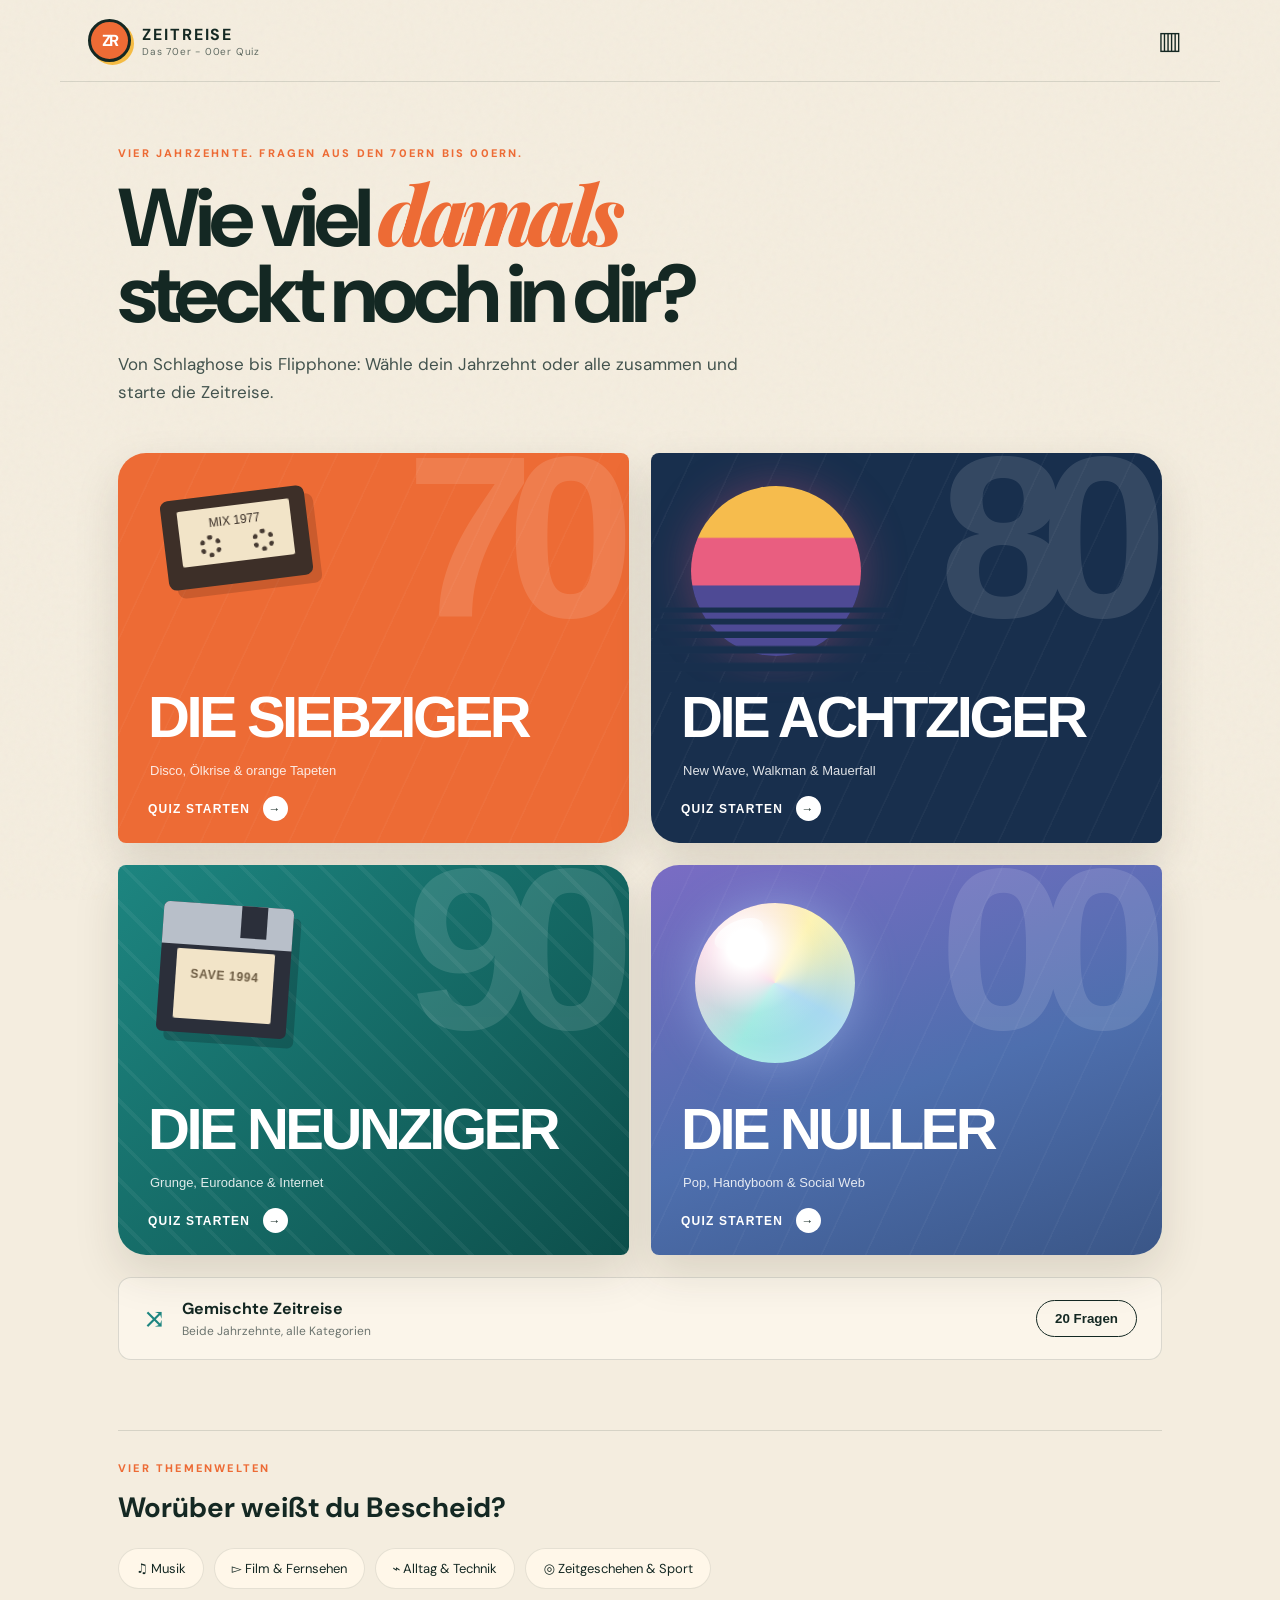
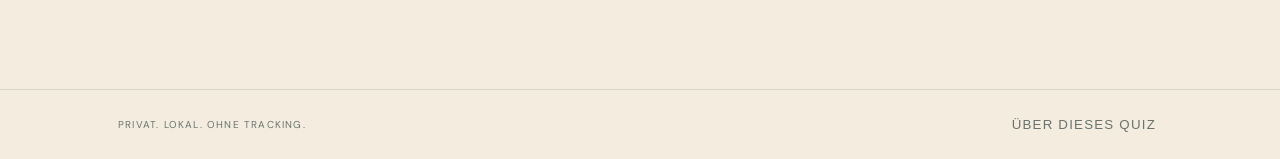
<file: app/index.html>
<!doctype html>
<html lang="de">
<head>
  <meta charset="utf-8">
  <meta name="viewport" content="width=device-width,initial-scale=1,viewport-fit=cover">
  <meta name="theme-color" content="#f4b942">
  <meta name="description" content="Zeitreise-Quiz durch die 70er bis 00er – ohne Anmeldung und ohne Tracking spielbar.">
  <title>Zeitreise – Das 70er bis 00er Quiz</title>
  <link rel="stylesheet" href="styles.css">
</head>
<body>
  <div id="updateBanner" role="status" hidden><span>Neue Version verfügbar</span><button id="updateNowBtn" type="button">Update installieren</button><button id="updateLaterBtn" type="button" aria-label="Später">×</button></div>
  <div class="grain" aria-hidden="true"></div>
  <header class="topbar">
    <a class="brand" href="#" aria-label="Zur Startseite">
      <span class="brand-mark">ZR</span>
      <span><strong>ZEITREISE</strong><small>Das 70er - 00er Quiz</small></span>
    </a>
    <button id="statsBtn" class="icon-btn" type="button" aria-label="Statistik öffnen">▥</button>
  </header>

  <main id="app" class="shell">
    <section id="homeView" class="view active">
      <div class="hero">
        <p class="eyebrow">Vier Jahrzehnte. Fragen aus den 70ern bis 00ern.</p>
        <h1>Wie viel <em>damals</em><br>steckt noch in dir?</h1>
        <p class="lead">Von Schlaghose bis Flipphone: Wähle dein Jahrzehnt oder alle zusammen und starte die Zeitreise.</p>
      </div>

      <div id="resumeBox" class="quick-play" hidden>
        <div><span class="shuffle-icon">↻</span><div><h2>Unbeendete Runde</h2><p id="resumeInfo"></p></div></div>
        <div style="display:flex;gap:10px;align-items:center"><button id="resumeBtn" class="pill-btn" type="button">Fortsetzen</button><button id="discardBtn" class="icon-btn" type="button" aria-label="Gespeicherte Runde verwerfen">×</button></div>
      </div>

      <div class="decade-grid" aria-label="Jahrzehnt auswählen">
        <button class="decade-card seventies" data-decade="70er" type="button">
          <span class="tape" aria-hidden="true"><i></i><i></i></span>
          <span class="decade-number">70</span>
          <span class="decade-title">DIE SIEBZIGER</span>
          <span class="decade-copy">Disco, Ölkrise & orange Tapeten</span>
          <span class="card-cta">Quiz starten <b>→</b></span>
        </button>
        <button class="decade-card eighties" data-decade="80er" type="button">
          <span class="pixel-sun" aria-hidden="true"></span>
          <span class="decade-number">80</span>
          <span class="decade-title">DIE ACHTZIGER</span>
          <span class="decade-copy">New Wave, Walkman & Mauerfall</span>
          <span class="card-cta">Quiz starten <b>→</b></span>
        </button>
        <button class="decade-card nineties" data-decade="90er" type="button">
          <span class="floppy" aria-hidden="true"><i class="shutter"></i></span>
          <span class="decade-number">90</span>
          <span class="decade-title">DIE NEUNZIGER</span>
          <span class="decade-copy">Grunge, Eurodance & Internet</span>
          <span class="card-cta">Quiz starten <b>→</b></span>
        </button>
        <button class="decade-card zeros" data-decade="00er" type="button">
          <span class="y2k-orb" aria-hidden="true"></span>
          <span class="decade-number">00</span>
          <span class="decade-title">DIE NULLER</span>
          <span class="decade-copy">Pop, Handyboom & Social Web</span>
          <span class="card-cta">Quiz starten <b>→</b></span>
        </button>
      </div>

      <section class="quick-play" aria-labelledby="quickTitle">
        <div><span class="shuffle-icon">⤨</span><div><h2 id="quickTitle">Gemischte Zeitreise</h2><p>Beide Jahrzehnte, alle Kategorien</p></div></div>
        <button id="mixedBtn" class="pill-btn" type="button">20 Fragen</button>
      </section>

      <section class="category-strip" aria-labelledby="catTitle">
        <div class="section-head"><div><p class="eyebrow">Vier Themenwelten</p><h2 id="catTitle">Worüber weißt du Bescheid?</h2></div></div>
        <div class="chips">
          <span data-category="Musik">♫ Musik</span>
          <span data-category="Film & Fernsehen">▻ Film & Fernsehen</span>
          <span data-category="Alltag & Technik">⌁ Alltag & Technik</span>
          <span data-category="Zeitgeschehen & Sport">◎ Zeitgeschehen & Sport</span>
        </div>
      </section>
    </section>

    <section id="setupView" class="view" aria-labelledby="setupTitle">
      <button class="back-link" data-action="home" type="button">← Zurück</button>
      <p class="eyebrow">Deine Runde</p>
      <h1 id="setupTitle">Zeitmaschine einstellen</h1>
      <div class="setup-panel">
        <fieldset><legend>Jahrzehnt</legend><div id="decadeOptions" class="segmented"></div></fieldset>
        <fieldset><legend>Kategorien</legend><div id="categoryOptions" class="check-grid"></div></fieldset>
        <fieldset><legend>Anzahl der Fragen</legend><div id="countOptions" class="segmented compact"></div></fieldset>
        <fieldset><legend>Schwierigkeit</legend><div id="difficultyOptions" class="segmented compact"></div></fieldset>
        <button id="startBtn" class="primary-btn" type="button">Zeitreise starten <span>→</span></button>
        <p id="availableNote" class="available-note"></p>
      </div>
    </section>

    <section id="quizView" class="view" aria-live="polite">
      <div class="quiz-top">
        <button id="quitBtn" class="icon-btn dark" type="button" aria-label="Quiz beenden">×</button>
        <div class="progress-wrap"><div class="progress-meta"><span id="progressText"></span><span id="scoreText"></span></div><div class="progress-track"><i id="progressBar"></i></div></div>
      </div>
      <article class="question-card">
        <div class="question-meta"><span id="categoryBadge"></span><span id="difficultyBadge"></span></div>
        <h2 id="questionText"></h2>
        <div id="answers" class="answers"></div>
        <div id="feedback" class="feedback" hidden>
          <div><strong id="feedbackTitle"></strong><p id="explanation"></p><a id="sourceLink" target="_blank" rel="noopener noreferrer">Faktenquelle ↗</a></div>
          <button id="nextBtn" class="primary-btn small" type="button">Weiter <span>→</span></button>
        </div>
      </article>
    </section>

    <section id="resultView" class="view" aria-labelledby="resultTitle">
      <div class="result-hero">
        <div id="resultDial" class="result-dial"><span id="resultPercent"></span><small>richtig</small></div>
        <p class="eyebrow">Runde beendet</p>
        <h1 id="resultTitle"></h1>
        <p id="resultCopy" class="lead"></p>
      </div>
      <div id="resultStats" class="result-stats"></div>
      <div class="result-actions"><button id="againBtn" class="primary-btn" type="button">Noch einmal <span>↻</span></button><button class="secondary-btn" data-action="home" type="button">Startseite</button></div>
      <section class="review"><h2>Fragen ansehen</h2><div id="reviewList"></div></section>
    </section>
  </main>

  <dialog id="statsDialog">
    <button class="dialog-close" type="button" aria-label="Schließen">×</button>
    <p class="eyebrow">Lokale Statistik</p><h2>Deine Zeitreisen</h2>
    <div id="lifetimeStats"></div>
    <button id="resetStats" class="danger-link" type="button">Statistik zurücksetzen</button>
  </dialog>

  <footer><span>Privat. Lokal. Ohne Tracking.</span><button id="aboutBtn" type="button">Über dieses Quiz</button></footer>
  <script src="questions.js"></script>
  <script src="app.js"></script>
  <script src="update.js"></script>
</body>
</html>
</file>
<file: app/styles.css>
@import url('https://fonts.googleapis.com/css2?family=DM+Sans:wght@400;600;700;800&family=Playfair+Display:ital,wght@1,800&display=swap');
:root{--ink:#142823;--cream:#f4eddf;--paper:#fffaf0;--orange:#ed6b35;--yellow:#f5bb43;--teal:#1d8580;--navy:#182f4d;--pink:#e25782;--green:#608b57;--shadow:0 18px 45px rgba(44,35,20,.13)}
*{box-sizing:border-box}html{scroll-behavior:smooth}body{margin:0;background:var(--cream);color:var(--ink);font-family:'DM Sans',system-ui,sans-serif;min-height:100vh}.grain{position:fixed;inset:0;z-index:-1;pointer-events:none;opacity:.23;background-image:url("data:image/svg+xml,%3Csvg viewBox='0 0 180 180' xmlns='http://www.w3.org/2000/svg'%3E%3Cfilter id='n'%3E%3CfeTurbulence type='fractalNoise' baseFrequency='.9' numOctaves='3' stitchTiles='stitch'/%3E%3C/filter%3E%3Crect width='100%25' height='100%25' filter='url(%23n)' opacity='.13'/%3E%3C/svg%3E")}.topbar{height:82px;display:flex;align-items:center;justify-content:space-between;max-width:1160px;margin:auto;padding:0 28px;border-bottom:1px solid rgba(20,40,35,.13)}.brand{display:flex;gap:11px;align-items:center;color:inherit;text-decoration:none}.brand-mark{width:43px;height:43px;border-radius:50%;display:grid;place-items:center;background:var(--orange);color:#fff;font-weight:800;letter-spacing:-2px;border:3px solid var(--ink);box-shadow:3px 3px 0 var(--yellow)}.brand strong{display:block;font-size:16px;letter-spacing:.12em}.brand small{display:block;font-size:10px;letter-spacing:.08em;opacity:.65}.icon-btn{border:0;background:transparent;font-size:25px;cursor:pointer;color:inherit;width:44px;height:44px;border-radius:50%}.icon-btn:hover{background:rgba(20,40,35,.08)}.shell{max-width:1100px;margin:auto;padding:64px 28px 100px}.view{display:none;animation:rise .35s ease}.view.active{display:block}@keyframes rise{from{opacity:0;transform:translateY(9px)}to{opacity:1;transform:none}}.hero{max-width:800px;margin-bottom:46px}.eyebrow{text-transform:uppercase;letter-spacing:.2em;font-size:11px;font-weight:800;color:var(--orange);margin:0 0 14px}.hero h1,.view>h1,.result-hero h1{font-size:clamp(44px,7vw,82px);line-height:.93;letter-spacing:-.065em;margin:0}.hero h1 em{font-family:'Playfair Display',serif;color:var(--orange);font-weight:800}.lead{font-size:17px;line-height:1.7;max-width:620px;color:#43534e}.decade-grid{display:grid;grid-template-columns:1fr 1fr;gap:22px}.decade-card{position:relative;min-height:390px;padding:30px;text-align:left;border:0;overflow:hidden;cursor:pointer;color:#fff;box-shadow:var(--shadow);transition:.25s transform,.25s box-shadow}.decade-card:hover{transform:translateY(-5px) rotate(-.3deg);box-shadow:0 25px 55px rgba(44,35,20,.2)}.seventies{background:var(--orange);border-radius:28px 8px 28px 8px}.eighties{background:var(--navy);border-radius:8px 28px 8px 28px}.decade-card:before{content:"";position:absolute;inset:0;background:repeating-linear-gradient(115deg,transparent 0 38px,rgba(255,255,255,.035) 39px 40px)}.decade-number{position:absolute;right:22px;top:-30px;font-size:230px;line-height:1;font-weight:800;opacity:.12;letter-spacing:-.12em}.decade-title{position:absolute;left:30px;bottom:100px;font-size:clamp(34px,5vw,58px);line-height:.9;font-weight:800;letter-spacing:-.06em}.decade-copy{position:absolute;left:32px;bottom:65px;font-size:13px;opacity:.86}.card-cta{position:absolute;left:30px;bottom:22px;font-size:12px;font-weight:800;text-transform:uppercase;letter-spacing:.1em}.card-cta b{display:inline-grid;place-items:center;width:25px;height:25px;border-radius:50%;background:#fff;color:var(--ink);margin-left:8px}.tape{position:absolute;left:46px;top:40px;width:145px;height:90px;background:#3d2f28;border-radius:8px;transform:rotate(-7deg);box-shadow:8px 9px 0 rgba(77,35,22,.22)}.tape:before{content:"MIX 1977";font-size:12px;color:#362b24;text-align:center;padding-top:8px;position:absolute;left:16px;right:16px;top:12px;height:48px;background:#f2e4c8;border-radius:2px}.tape i{position:absolute;z-index:2;top:39px;width:22px;height:22px;border:5px dotted #463a32;border-radius:50%}.tape i:first-child{left:35px}.tape i:last-child{right:35px}.pixel-sun{position:absolute;width:170px;height:170px;top:33px;left:40px;border-radius:50%;background:linear-gradient(#f6bc4d 0 30%,#e95e80 31% 58%,#4e4a95 59%);box-shadow:0 0 45px rgba(228,84,130,.35)}.pixel-sun:after{content:"";position:absolute;left:-50px;right:-50px;bottom:-30px;height:95px;background:repeating-linear-gradient(0deg,var(--navy) 0 7px,transparent 8px 16px);transform:perspective(100px) rotateX(25deg)}.quick-play{margin:22px 0 70px;padding:20px 24px;border:1px solid rgba(20,40,35,.14);background:rgba(255,250,240,.62);display:flex;align-items:center;justify-content:space-between;border-radius:13px}.quick-play>div{display:flex;gap:16px;align-items:center}.quick-play h2{font-size:16px;margin:0}.quick-play p{font-size:12px;margin:4px 0 0;color:#6c746f}.shuffle-icon{font-size:27px;color:var(--teal)}.pill-btn,.secondary-btn{border:1px solid currentColor;border-radius:999px;padding:10px 18px;background:transparent;color:var(--ink);font-weight:700;cursor:pointer}.category-strip{padding-top:30px;border-top:1px solid rgba(20,40,35,.13)}.category-strip h2,.review h2{font-size:28px;margin:0 0 22px}.chips{display:flex;flex-wrap:wrap;gap:10px}.chips span{padding:11px 17px;background:#fff7e9;border-radius:999px;font-size:13px;border:1px solid rgba(20,40,35,.11)}.back-link{border:0;background:transparent;padding:0 0 28px;cursor:pointer;font-weight:700;color:#56625e}.setup-panel{margin-top:43px;max-width:760px;background:var(--paper);padding:38px;border:1px solid rgba(20,40,35,.12);border-radius:20px;box-shadow:var(--shadow)}fieldset{border:0;padding:0;margin:0 0 32px}legend{font-size:12px;text-transform:uppercase;letter-spacing:.14em;font-weight:800;margin-bottom:11px}.segmented{display:grid;grid-template-columns:repeat(3,1fr);gap:8px}.segmented.compact{grid-template-columns:repeat(4,1fr)}.choice{position:relative}.choice input{position:absolute;opacity:0}.choice label{display:block;text-align:center;padding:13px 9px;background:#eee8dc;border:2px solid transparent;border-radius:9px;cursor:pointer;font-weight:700;font-size:13px}.choice input:checked+label{background:#fff;border-color:var(--orange);color:var(--orange)}.check-grid{display:grid;grid-template-columns:1fr 1fr;gap:9px}.check-grid .choice label{text-align:left}.primary-btn{width:100%;border:0;border-radius:9px;background:var(--ink);color:#fff;padding:16px 20px;font:700 14px inherit;cursor:pointer;display:flex;justify-content:space-between;align-items:center}.primary-btn:hover{background:var(--orange)}.available-note{text-align:center;font-size:11px;color:#76817d;margin:12px 0 0}.quiz-top{display:flex;align-items:center;gap:20px;max-width:800px;margin:auto auto 28px}.icon-btn.dark{background:var(--ink);color:#fff}.progress-wrap{flex:1}.progress-meta{display:flex;justify-content:space-between;font-size:11px;font-weight:800;text-transform:uppercase;letter-spacing:.1em;margin-bottom:7px}.progress-track{height:7px;background:#d9d3c7;border-radius:9px;overflow:hidden}.progress-track i{display:block;height:100%;width:0;background:var(--orange);transition:.3s}.question-card{max-width:800px;margin:auto;background:var(--paper);padding:clamp(25px,5vw,52px);border-radius:22px;box-shadow:var(--shadow);border:1px solid rgba(20,40,35,.1)}.question-meta{display:flex;gap:8px;margin-bottom:25px}.question-meta span{font-size:10px;text-transform:uppercase;letter-spacing:.12em;font-weight:800;padding:7px 10px;border-radius:99px;background:#eee7d9}.question-meta span:first-child{background:#dbece8;color:#176762}.question-card h2{font-size:clamp(24px,4vw,38px);line-height:1.16;letter-spacing:-.035em;margin:0 0 32px}.answers{display:grid;gap:11px}.answer-btn{border:2px solid #dfd8ca;background:#fffdf7;padding:16px;text-align:left;border-radius:10px;font:600 14px/1.4 inherit;cursor:pointer;transition:.15s}.answer-btn:hover:not(:disabled){border-color:var(--orange);transform:translateX(3px)}.answer-btn.correct{background:#dcebd8;border-color:var(--green);color:#31552b}.answer-btn.wrong{background:#f6d9d6;border-color:#c65c51;color:#79332d}.answer-btn:disabled{cursor:default}.feedback{margin-top:24px;padding-top:22px;border-top:1px solid #ded7ca;display:grid;grid-template-columns:1fr 150px;gap:25px;align-items:end}.feedback strong{font-size:16px}.feedback p{font-size:13px;line-height:1.55;color:#58635f;margin:7px 0}.feedback a{font-size:11px;font-weight:800;color:var(--teal)}.primary-btn.small{align-self:end}.result-hero{text-align:center}.result-hero .lead{margin:15px auto}.result-dial{width:148px;height:148px;border-radius:50%;margin:0 auto 25px;display:grid;place-content:center;background:conic-gradient(var(--orange) var(--p,0%),#ddd5c7 0);position:relative}.result-dial:before{content:"";position:absolute;inset:12px;border-radius:50%;background:var(--cream)}.result-dial span,.result-dial small{position:relative;z-index:1}.result-dial span{font-size:36px;font-weight:800}.result-dial small{font-size:10px;text-transform:uppercase;letter-spacing:.12em}.result-hero h1{font-size:clamp(40px,6vw,68px)}.result-stats{max-width:600px;margin:35px auto;display:grid;grid-template-columns:repeat(3,1fr);gap:10px}.stat-box{background:var(--paper);border-radius:12px;padding:18px;text-align:center;border:1px solid #ddd5c8}.stat-box strong{display:block;font-size:24px}.stat-box span{font-size:10px;text-transform:uppercase;letter-spacing:.1em}.result-actions{max-width:600px;margin:auto;display:grid;grid-template-columns:1fr 1fr;gap:10px}.secondary-btn{border-radius:9px}.review{max-width:800px;margin:70px auto 0}.review-item{border-bottom:1px solid #d3ccbf;padding:17px 4px}.review-item summary{cursor:pointer;font-weight:700;font-size:14px}.review-item p{font-size:12px;line-height:1.55;color:#56625e}.review-item.ok summary:before{content:'✓ ';color:var(--green)}.review-item.no summary:before{content:'× ';color:#c65c51}dialog{border:0;border-radius:20px;background:var(--paper);color:var(--ink);padding:36px;min-width:min(90vw,470px);box-shadow:0 30px 100px #0006}dialog::backdrop{background:#10251fba;backdrop-filter:blur(5px)}.dialog-close{position:absolute;right:15px;top:12px;border:0;background:transparent;font-size:25px;cursor:pointer}.lifetime-grid{display:grid;grid-template-columns:1fr 1fr;gap:10px;margin:25px 0}.danger-link{border:0;background:transparent;color:#b44b44;text-decoration:underline;cursor:pointer;font-size:11px}footer{height:70px;border-top:1px solid rgba(20,40,35,.12);padding:0 max(28px,calc((100vw - 1044px)/2));display:flex;align-items:center;justify-content:space-between;font-size:10px;text-transform:uppercase;letter-spacing:.12em;color:#68736f}footer button{border:0;background:transparent;color:inherit;cursor:pointer;text-transform:inherit;letter-spacing:inherit}.toast{position:fixed;bottom:25px;left:50%;transform:translateX(-50%);background:var(--ink);color:#fff;padding:13px 18px;border-radius:8px;font-size:12px;z-index:20;animation:rise .25s}
@media(max-width:720px){.topbar{height:68px;padding:0 18px}.shell{padding:40px 18px 75px}.decade-grid{grid-template-columns:1fr}.decade-card{min-height:315px}.decade-number{font-size:180px}.quick-play{margin-bottom:50px}.setup-panel{padding:22px}.segmented.compact{grid-template-columns:1fr 1fr}.check-grid{grid-template-columns:1fr}.feedback{grid-template-columns:1fr}.result-stats{grid-template-columns:1fr 1fr}.result-actions{grid-template-columns:1fr}footer{padding:0 18px}.brand small{display:none}}
@media(prefers-reduced-motion:reduce){*{scroll-behavior:auto!important;animation:none!important;transition:none!important}}
/* 90er & 00er Dekaden-Karten, Stil wie 70er/80er */
.nineties{background:linear-gradient(135deg,#1d8580,#0d4f4b);border-radius:8px 28px 8px 28px}
.nineties:before{background:repeating-linear-gradient(45deg,transparent 0 24px,rgba(255,255,255,.05) 24px 28px,transparent 28px 52px,rgba(255,255,255,.05) 52px 56px)}
.floppy{position:absolute;left:42px;top:40px;width:130px;height:130px;background:#2b2f3a;border-radius:6px;transform:rotate(4deg);box-shadow:8px 9px 0 rgba(10,25,30,.25)}
.floppy:before{content:"";position:absolute;left:0;right:0;top:0;height:42px;background:#b8bfc9;border-radius:6px 6px 0 0}
.floppy>.shutter{position:absolute;left:78px;top:0;width:26px;height:32px;background:#2b2f3a}
.floppy:after{content:"SAVE 1994";position:absolute;left:16px;right:16px;bottom:14px;height:52px;background:#f2e4c8;border-radius:2px;font-size:12px;font-weight:800;color:#6b5a41;text-align:center;padding-top:18px;letter-spacing:.06em}
.zeros{background:linear-gradient(160deg,#7a6cc4 0%,#4e6fae 55%,#3a5687 100%);border-radius:28px 8px 28px 8px}
.y2k-orb{position:absolute;width:160px;height:160px;top:38px;left:44px;border-radius:50%;background:radial-gradient(circle at 32% 28%,#ffffff 0 12%,rgba(255,255,255,.55) 26%,rgba(255,255,255,.12) 42%,rgba(255,255,255,0) 60%),conic-gradient(from 210deg,#9be8e0,#f6b6d2,#fdf1a5,#a7d8f0,#9be8e0);box-shadow:0 0 45px rgba(180,215,255,.4),inset 0 0 30px rgba(255,255,255,.25)}
.y2k-orb:after{content:"";position:absolute;left:18px;top:18px;width:52px;height:26px;border-radius:50%;background:linear-gradient(180deg,rgba(255,255,255,.85),rgba(255,255,255,0));transform:rotate(-24deg)}
/* Update-Banner */
#updateBanner{position:sticky;top:0;z-index:30;display:flex;gap:12px;align-items:center;justify-content:center;flex-wrap:wrap;background:var(--orange);color:#fff;padding:10px 16px;font-size:12px;font-weight:700;letter-spacing:.06em;text-transform:uppercase;box-shadow:0 6px 18px rgba(44,35,20,.2)}
#updateBanner button{border:2px solid #fff;background:#fff;color:var(--ink);border-radius:999px;padding:8px 18px;font:800 11px inherit;letter-spacing:.08em;text-transform:uppercase;cursor:pointer}
#updateBanner button:disabled{opacity:.6;cursor:not-allowed}
#updateBanner button#updateLaterBtn{border:0;background:transparent;color:#fff;font-weight:800;padding:4px 10px;cursor:pointer}

[hidden]{display:none!important}
</file>
